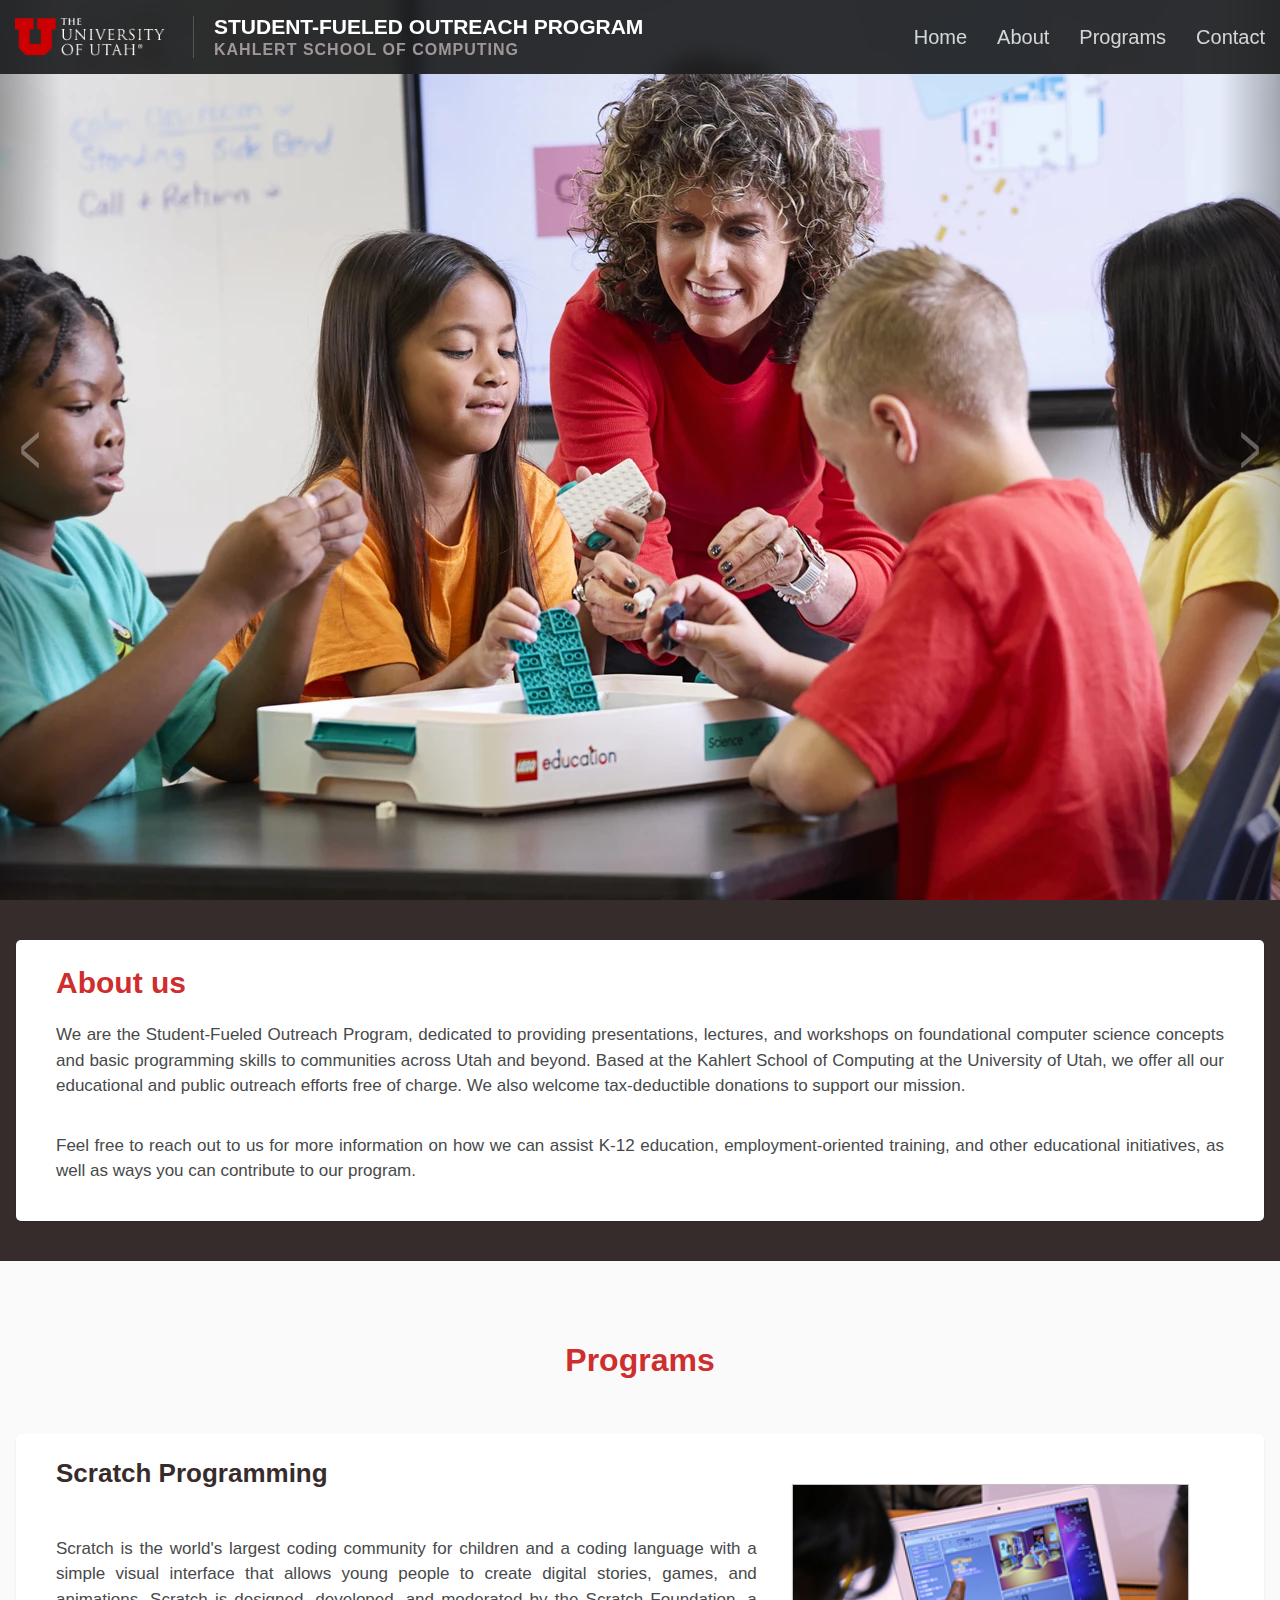
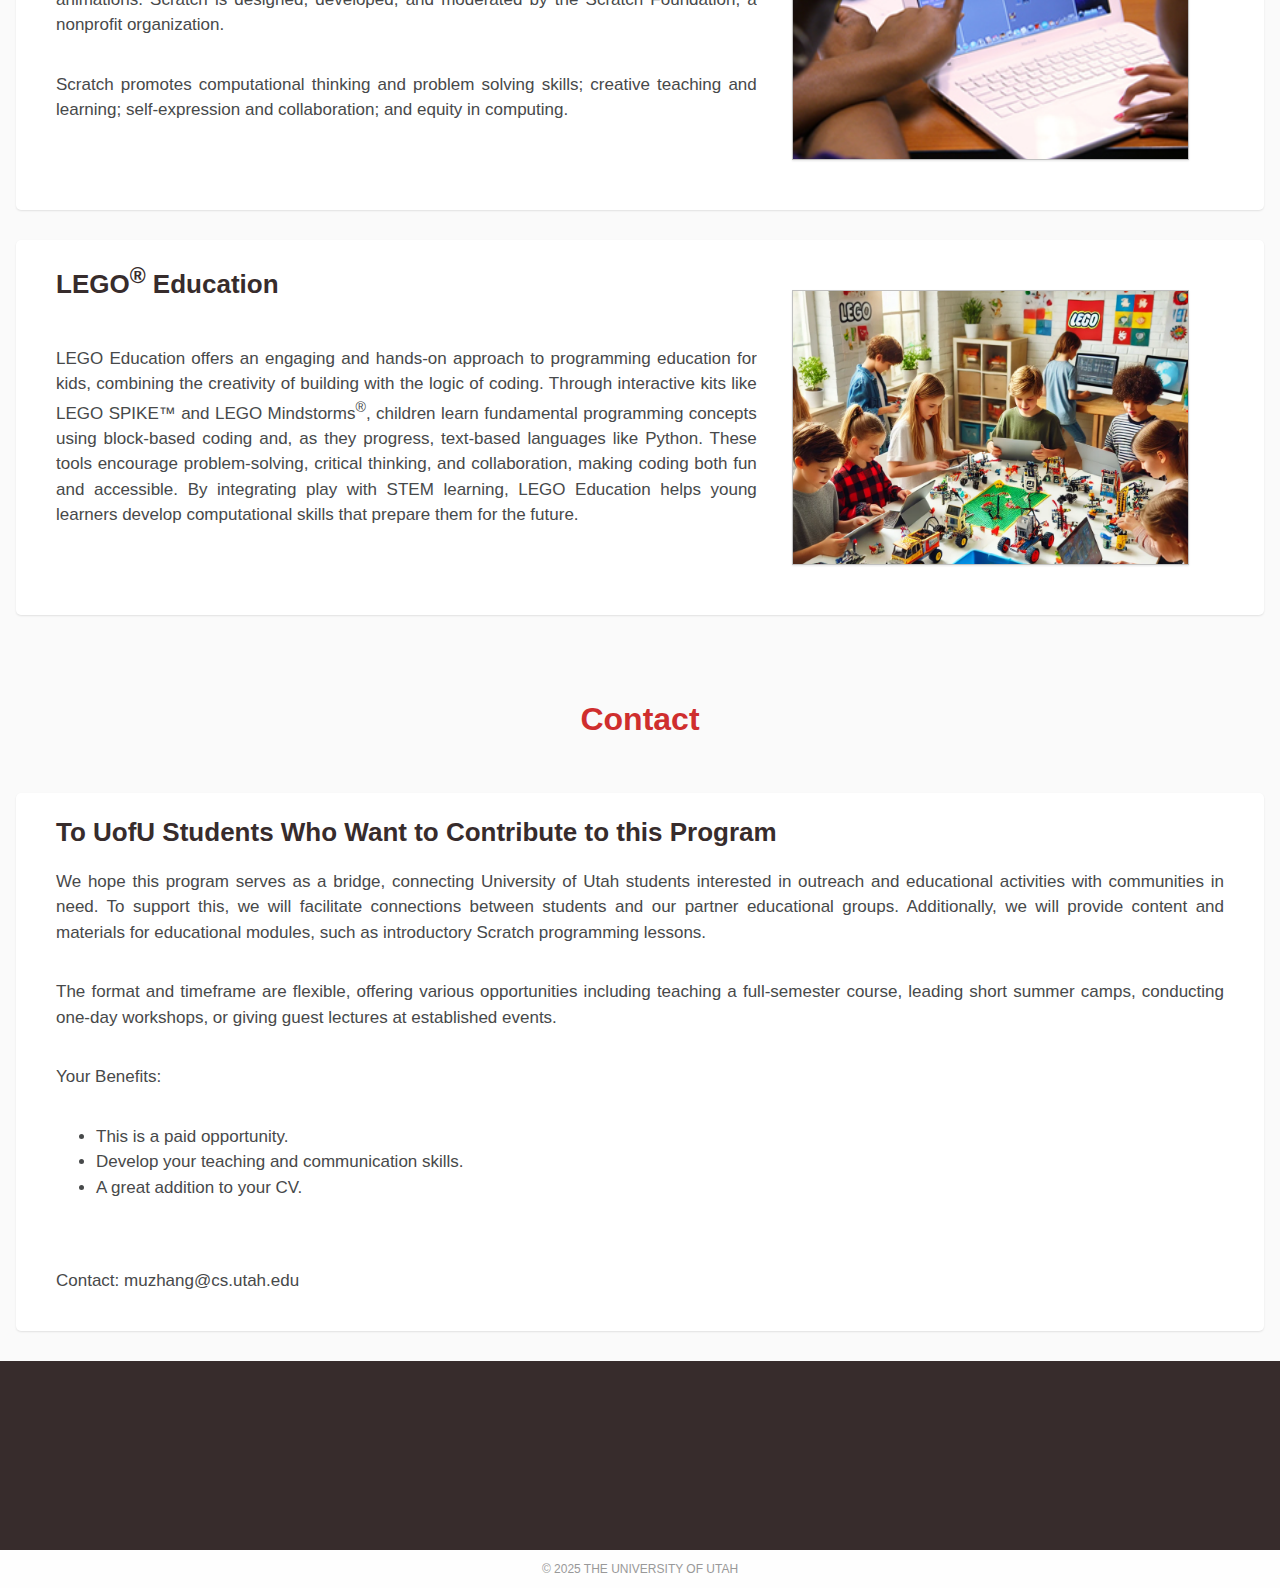
<file: index.html>
<!DOCTYPE html>
<html lang="en">
  <head>
    <meta charset="UTF-8" />
    <meta name="My web page" content="web, html" />
    <meta name="viewport" content="initial-scale=1.0, user-scalable=no" />
    <title>Student-Fueled Outreach Program</title>
    <link
      rel="apple-touch-icon"
      sizes="180x180"
      href="static/img/apple-touch-icon.png"
    />
    <link
      rel="icon"
      type="image/png"
      sizes="32x32"
      href="static/img/favicon-32x32.png"
    />
    <link
      rel="icon"
      type="image/png"
      sizes="16x16"
      href="static/img/favicon-16x16.png"
    />
    <link
      rel="stylesheet"
      type="text/css"
      media="screen"
      href="static/css/header.css"
    />
    <link
      rel="stylesheet"
      type="text/css"
      media="screen"
      href="static/css/content.css"
    />
    <link
      rel="stylesheet"
      type="text/css"
      media="screen"
      href="static/css/footer.css"
    />
    <link
      rel="stylesheet"
      type="text/css"
      media="screen"
      href="static/css/tags.css"
    />
    <link
      rel="stylesheet"
      type="text/css"
      media="screen"
      href="static/css/imgs.css"
    />
    <script src="static/js/jquery.js"></script>
    <script src="static/js/main.js"></script>
  </head>

  <body>
    <!-- Title and links -->
    <div id="header-container">
      <div id="header-bar">
        <div id="header-content">
          <div class="horizon" id="header-logo-and-title">
            <span id="header-logo-span">
              <div id="header-logo">
                <a
                  href="https://www.utah.edu"
                  aria-label="Visit University of Utah Homepage"
                ></a>
              </div>
            </span>
            <span id="header-title-span">
              <div id="header-title">
                <h1 id="header-main-title">Student-Fueled Outreach Program</h1>
                <span id="header-sub-title">Kahlert School of Computing</span>
              </div>
            </span>
          </div>

          <div id="header-menu">
            <a id="header-link4">Contact</a>
            <a id="header-link3">Programs</a>
            <a id="header-link2">About</a>
            <a id="header-link1">Home</a>
          </div>
        </div>
      </div>
      <div id="header-img-container">
        <div id="header-imgs">
          <div class="header-pic" id="header-pic1"></div>
          <div class="header-pic" id="header-pic2"></div>
          <div class="header-pic" id="header-pic3"></div>
          <div class="header-pic" id="header-pic4"></div>
          <div class="header-pic" id="header-pic5"></div>
        </div>
        <div class="header-img-button-div" id="header-img-left-shade">
          <button class="header-img-shift-button" id="header-img-left-button">
            &lt;
          </button>
        </div>
        <div class="header-img-button-div" id="header-img-right-shade">
          <button class="header-img-shift-button" id="header-img-right-button">
            &gt;
          </button>
        </div>
      </div>
      <!-- <div class="dark-div" id="header-intro">
        <h1 id="header-intro-title">Student-Fueled Outreach Program</h1>
      </div> -->
    </div>

    <!-- Main content -->
    <div id="content">
      <div class="content-section dark-div">
        <div class="content-box" id="intro">
          <h2>About us</h2>
          <p>
            We are the Student-Fueled Outreach Program, dedicated to providing
            presentations, lectures, and workshops on foundational computer
            science concepts and basic programming skills to communities across
            Utah and beyond. Based at the Kahlert School of Computing at the
            University of Utah, we offer all our educational and public outreach
            efforts free of charge. We also welcome tax-deductible donations to
            support our mission.
          </p>
          <p>
            Feel free to reach out to us for more information on how we can
            assist K-12 education, employment-oriented training, and other
            educational initiatives, as well as ways you can contribute to our
            program.
          </p>
        </div>
      </div>
      <div class="content-section" id="programs-div">
        <br />
        <h2 class="section-title">Programs</h2>
        <div class="content-box radius-box">
          <div class="horizon">
            <div class="content-artical">
              <h3>Scratch Programming</h3>
              <br />
              <p>
                Scratch is the world's largest coding community for children and
                a coding language with a simple visual interface that allows
                young people to create digital stories, games, and animations.
                Scratch is designed, developed, and moderated by the Scratch
                Foundation, a nonprofit organization.
              </p>
              <p>
                Scratch promotes computational thinking and problem solving
                skills; creative teaching and learning; self-expression and
                collaboration; and equity in computing.
              </p>
            </div>
            <div class="content-pic-div">
              <div class="content-pic">
                <img id="content-pic1" />
              </div>
            </div>
          </div>
        </div>

        <div class="content-box radius-box">
          <div class="horizon">
            <div class="content-artical">
              <h3>LEGO<sup>&reg;</sup> Education</h3>
              <br />
              <p>
                LEGO Education offers an engaging and hands-on approach to
                programming education for kids, combining the creativity of
                building with the logic of coding. Through interactive kits like
                LEGO SPIKE&trade; and LEGO Mindstorms<sup>&reg;</sup>, children
                learn fundamental programming concepts using block-based coding
                and, as they progress, text-based languages like Python. These
                tools encourage problem-solving, critical thinking, and
                collaboration, making coding both fun and accessible. By
                integrating play with STEM learning, LEGO Education helps young
                learners develop computational skills that prepare them for the
                future.
              </p>
            </div>
            <div class="content-pic-div">
              <div class="content-pic">
                <img id="content-pic2" />
              </div>
            </div>
          </div>
        </div>
      </div>

      <div class="content-section" id="contact-div">
        <h2 class="section-title">Contact</h2>
        <div class="content-box radius-box">
          <h3>To UofU Students Who Want to Contribute to this Program</h3>
          <p>
            We hope this program serves as a bridge, connecting University of
            Utah students interested in outreach and educational activities with
            communities in need. To support this, we will facilitate connections
            between students and our partner educational groups. Additionally,
            we will provide content and materials for educational modules, such
            as introductory Scratch programming lessons.
          </p>
          <p>
            The format and timeframe are flexible, offering various
            opportunities including teaching a full-semester course, leading
            short summer camps, conducting one-day workshops, or giving guest
            lectures at established events.
          </p>
	  <p>
            Your Benefits:
	    <ul>
              <li>This is a paid opportunity.</li>
              <li>Develop your teaching and communication skills.</li>
              <li>A great addition to your CV.</li>
	    </ul>  
	  </p>
          <p>Contact: muzhang@cs.utah.edu</p>
        </div>
      </div>
    </div>

    <!-- Footer -->
    <div class="content-section dark-div" id="footer-space"></div>
    <div class="footer">
      <p>&copy; 2025 THE UNIVERSITY OF UTAH</p>
    </div>

    <!-- Top button -->
    <div id="Top-button">
      <a>Λ</a>
    </div>
  </body>
</html>
</file>
<file: static/css/header.css>
#header-container {
  width: 100%;
  height: 100vh;
  position: relative;
  flex-direction: column;
  align-items: center;
  /* justify-content: space-between; */
  /* flex-shrink: 0; */
}
#header-img-container {
  width: 100%;
  height: 100%;
  position: relative;
  flex-direction: row;
  align-items: center;
  justify-content: space-between;
  flex-shrink: 0;
}
#header-bar {
  width: 100%;
  height: 74px;
  align-items: center;
  position: fixed;
  top: 0;
  z-index: 10;
  flex-shrink: 0;

  /* background-color:rgba(245,245,245,.4); */
  background-color: rgba(24, 25, 27, 0.9);
  backdrop-filter: blur(8px);
  -webkit-backdrop-filter: blur(10px);
}
#header-content {
  height: 100%;
  flex-direction: row;
  justify-content: space-between;
  align-items: center;
  color: whitesmoke;
  /* width: 1168px; */
  width: 100%;
  flex-shrink: 0;
}
#header-logo-and-title {
  align-items: center;
}
#header-logo-span {
  /* width: 50%; */
  height: 100%;
  /* padding-left: 20px; */
  /* padding-right: 20px; */
}
#header-title-span {
  /* width: 50%; */
  padding-left: 20px;
  padding-right: 20px;
  border-left: 1px solid rgba(240, 255, 255, 0.2);
}
#header-logo {
  width: 178px;
  height: 38px;
  margin: 15px 0px 15px 15px;
}
#header-logo a {
  display: block;
  height: 38px;
  width: 100%;
  background-image: url(../img/universityofutah.png);
  background-repeat: no-repeat;
  background-position: center left;
  background-size: contain;
}
#header-title {
  align-items: flex-start;
  flex-shrink: 0;
  margin: 0px;
  text-transform: uppercase;
}
#header-main-title {
  color: #fff;
  font-family: "Vitesse", sans-serif;
  font-size: 21px;
  line-height: 1;
}
#header-sub-title {
  margin-top: 5px;
  color: #a09898;
  font-family: "Source Sans Pro", sans-serif;
  font-size: 16px;
  line-height: 1;
  font-weight: 600;
  letter-spacing: 1px;
}
#header-menu {
  height: 100%;
  display: flex;
  align-items: center;
  flex-direction: row-reverse;
  overflow: visible;
}
#header-menu a {
  display: flex;
  padding-left: 15px;
  padding-right: 15px;
  height: 100%;
  font-size: 20px;
  align-items: center;
  justify-content: center;
  color: rgba(255, 255, 255, 0.8);
  font-family: "Segoe UI", Tahoma, Geneva, Verdana, sans-serif;
  text-decoration: none;
}
#header-menu a:hover {
  color: white;
  background-color: rgba(240, 255, 255, 0.2);
}
/* #header-intro{
    width: 100%;
    height: 10%;
    align-items: center;
    justify-content: center;
}
#header-intro-title{
    color: white;
    font-family: "Montserrat", sans-serif;
} */
</file>
<file: static/css/content.css>
.horizon {
  display: flex;
  flex-direction: row;
}
.dark-div {
  background-color: #372c2c;
}
.page {
  margin-bottom: 100px;
  width: 100%;
  align-items: center;
  background-color: #fafafa;
}

#content {
  width: 100%;
  display: flex;
  justify-content: space-between;
  font-family: Arial, Helvetica, sans-serif;
  align-items: center;
}
.content-section {
  width: 100%;
  align-items: center;
  flex-direction: column;
}
.content-box {
  width: 1168px;
  background-color: rgb(255, 255, 255);
  padding: 20px 40px;
  box-shadow: 0 1px 2px rgba(0, 0, 0, 0.1);
  flex-shrink: 0;

  /*background-color:rgba(255,255,255,.5);
    backdrop-filter: blur(5px);
    -webkit-backdrop-filter: blur(5px);*/
}
/* .deep-bg {
  background-color: #f5f5f5;
} */

#intro {
  border-radius: 5px;
  margin-top: 40px;
  margin-bottom: 40px;
}
#intro h2 {
  /* color: midnightblue; */
  color: #cf2e2e;
}

.section-title {
  margin: 50px;
  color: #cf2e2e;
  font-size: 32px;
}
.radius-box {
  border-radius: 5px;
  margin-bottom: 30px;
}
.radius-box:hover {
  box-shadow: 0 3px 6px rgba(0, 0, 0, 0.1);
}

.content-artical {
  width: 60%;
  text-align: justify;
  margin-bottom: 50px;
}
.content-pic-div {
  width: 40%;
  align-items: center;
}
.content-pic {
  width: 85%;
  height: 85%;
  /* border:1px solid #e0e0e0; */
  overflow: hidden;
  margin: 30px;
  background-color: white;
  box-shadow: 0 1px 2px rgba(0, 0, 0, 0.1);
}
.content-pic img {
  height: 100%;
  background-size: cover;
}
#content-pic1 {
  background-image: url("../img/body/scratch.jpg");
}
#content-pic2 {
  background-image: url("../img/body/lego.webp");
}
/* .content-pic h6{
    margin: 8px;
    font-weight: bold;
    font-size: 14px;
    color: #666;
} */
</file>
<file: static/css/footer.css>
#footer-space {
  width: 100%;
  /* background-color: rgb(8, 93, 146); */
  padding-top: 30px;
  padding-bottom: 100px;
  height: 59px;
}
.footer {
  width: 100%;
  background-color: rgba(255, 255, 255, 0.8);
  text-align: center;
  align-items: center;
}
.footer p {
  margin: 10px;
  font-size: 12px;
  color: #999;
  font-family: Arial, Helvetica, sans-serif;
}

#Top-button {
  margin-right: 50px;
  margin-bottom: 20px;
  width: 50px;
  height: 0px;
  justify-content: center;
  align-items: center;
  position: fixed;
  right: 0;
  bottom: 0;
  overflow: hidden;
  background-color: rgba(0, 0, 0, 0.15);
  backdrop-filter: blur(7px);
  -webkit-backdrop-filter: blur(7px);
  border-radius: 10px;
  cursor: pointer;
  box-shadow: 0 1px 2px rgba(0, 0, 0, 0.1);
}
#Top-button a {
  padding: 10px;
  font-size: 30px;
  color: rgba(255, 255, 255, 0.8);
  text-decoration: none;
  transform: scaleX(1.5);
  font-family: "Gill Sans", "Gill Sans MT", Calibri, "Trebuchet MS", sans-serif;
}
#Top-button:hover {
  background-color: rgba(0, 0, 0, 0.18);
}
#Top-button a:hover {
  color: white;
}
</file>
<file: static/css/tags.css>
h1,
h2,
h3,
h4,
h6,
p {
  margin: 0;
  text-align: justify;
}
h1,
h2,
h3,
h4,
h5,
h6 {
  color: #372c2c;
  font-family: "Montserrat", sans-serif;
  font-weight: 700;
}
h2 {
  font-size: 30px;
  color: #3f3f3f;
}
h3 {
  font-size: 26px;
  /* margin: 0px 0px 15px 0px; */
}
h4 {
  font-size: 21px;
}
p {
  display: block;
  margin-block-start: 1em;
  margin-block-end: 1em;
  margin-inline-start: 0px;
  margin-inline-end: 0px;
  unicode-bidi: isolate;
  margin-top: 17px;
  margin-bottom: 17px;
}
a {
  cursor: pointer;
}
blockquote {
  margin-top: 0;
}
body {
  margin: 0px;
  display: flex;
  flex-direction: column;
  background-color: #fafafa;
  align-items: center;

  color: #47494a;
  font-family: "Source Sans Pro", sans-serif;
  font-weight: 400;
  font-size: 17px;
  line-height: 1.5;
  text-rendering: optimizelegibility;
  -webkit-font-smoothing: antialiased;
}
div {
  display: flex;
  flex-direction: column;
  overflow: hidden;
  text-align: justify;
}
table {
  border-collapse: collapse;
  border: 1px solid #aaa;
  width: 99%;
  text-align: left;
  font-size: 15px;
  margin-top: 10px;
  margin-bottom: 10px;
  box-shadow: 0 1px 2px rgba(0, 0, 0, 0.1);
}
th {
  vertical-align: baseline;
  padding: 5px 15px 5px 6px;
  background-color: #3f3f3f;
  border: 1px solid #3f3f3f;
  color: #fff;
}
td {
  vertical-align: text-top;
  padding: 6px 15px 6px 6px;
  border: 1px solid #aaa;
  color: #666;
}
hr {
  color: #ececec;
  background-color: #ececec;
}
</file>
<file: static/css/imgs.css>
#header-imgs {
  width: 500%;
  height: 100%;
  margin-left: 0%;
  position: absolute;
  margin: 0;
  padding: 0;
  flex-direction: row;
  z-index: -1;
}
.header-pic {
  height: 100%;
  width: 100%;
  background-position: center;
  background-size: cover;
  background-repeat: no-repeat;
  background-color: #18191b;
}
#header-pic1 {
  background-image: url("../img/header/h1.webp");
}
#header-pic2 {
  background-image: url("../img/header/h2.jpg");
}
#header-pic3 {
  background-image: url("../img/header/h3.webp");
}
#header-pic4 {
  background-image: url("../img/header/h4.jpg");
}
#header-pic5 {
  background-image: url("../img/header/h5.webp");
}
.header-img-button-div {
  width: 60px;
  height: 100%;
  justify-content: center;
  align-items: center;
  overflow: visible;
}
#header-img-right-shade {
  background: -webkit-linear-gradient(
    left,
    rgba(0, 0, 0, 0),
    rgba(0, 0, 0, 0.3)
  ); /* Safari 5.1 - 6.0 */
  background: -o-linear-gradient(
    right,
    rgba(0, 0, 0, 0),
    rgba(0, 0, 0, 0.3)
  ); /* Opera 11.1 - 12.0 */
  background: -moz-linear-gradient(
    right,
    rgba(0, 0, 0, 0),
    rgba(0, 0, 0, 0.3)
  ); /* Firefox 3.6 - 15 */
  background: linear-gradient(to right, rgba(0, 0, 0, 0), rgba(0, 0, 0, 0.3));
}
#header-img-left-shade {
  background: -webkit-linear-gradient(
    right,
    rgba(0, 0, 0, 0),
    rgba(0, 0, 0, 0.3)
  ); /* Safari 5.1 - 6.0 */
  background: -o-linear-gradient(
    left,
    rgba(0, 0, 0, 0),
    rgba(0, 0, 0, 0.3)
  ); /* Opera 11.1 - 12.0 */
  background: -moz-linear-gradient(
    left,
    rgba(0, 0, 0, 0),
    rgba(0, 0, 0, 0.3)
  ); /* Firefox 3.6 - 15 */
  background: linear-gradient(to left, rgba(0, 0, 0, 0), rgba(0, 0, 0, 0.3));
}
.header-img-shift-button {
  height: 100px;
  width: 60px;
  background-color: rgba(0, 0, 0, 0);
  border: 0;
  font-size: 36px;
  color: rgba(220, 220, 220, 0.4);
  font-family: "Segoe UI", Tahoma, Geneva, Verdana, sans-serif;
  transform: scaleY(2);
  padding: 0;
  cursor: pointer;
}
.header-img-shift-button:hover {
  color: rgb(255, 255, 255, 1);
}
</file>
